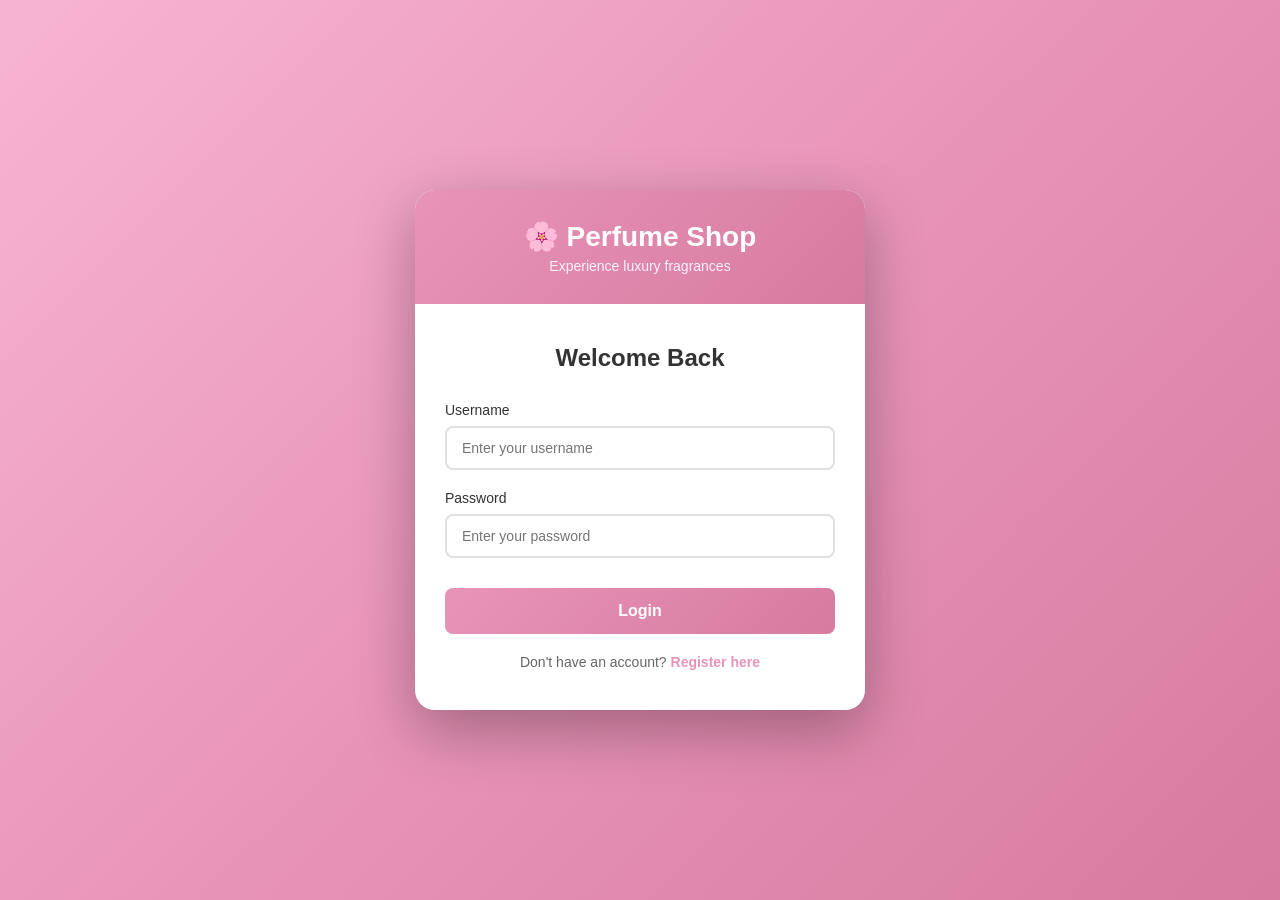
<file: templates/login.html>
<style>
        * {
            margin: 0;
            padding: 0;
            box-sizing: border-box;
        }

        body {
            font-family: 'Segoe UI', Tahoma, Geneva, Verdana, sans-serif;
            background: linear-gradient(135deg, #f8b5d3 0%, #e894b8 50%, #d77ba0 100%);
            min-height: 100vh;
            display: flex;
            justify-content: center;
            align-items: center;
            padding: 20px;
        }

        .container {
            background: white;
            border-radius: 20px;
            box-shadow: 0 20px 60px rgba(0, 0, 0, 0.3);
            overflow: hidden;
            max-width: 450px;
            width: 100%;
        }

        .header {
            background: linear-gradient(135deg, #e894b8 0%, #d77ba0 100%);
            padding: 30px;
            text-align: center;
            color: white;
        }

        .header h1 {
            font-size: 28px;
            margin-bottom: 5px;
        }

        .header p {
            font-size: 14px;
            opacity: 0.9;
        }

        .form-container {
            padding: 40px 30px;
        }

        .form-title {
            text-align: center;
            font-size: 24px;
            color: #333;
            margin-bottom: 30px;
            font-weight: 600;
        }

        .form-group {
            margin-bottom: 20px;
        }

        label {
            display: block;
            margin-bottom: 8px;
            color: #333;
            font-weight: 500;
            font-size: 14px;
        }

        input[type="text"],
        input[type="password"] {
            width: 100%;
            padding: 12px 15px;
            border: 2px solid #e0e0e0;
            border-radius: 8px;
            font-size: 14px;
            transition: border-color 0.3s ease;
        }

        input[type="text"]:focus,
        input[type="password"]:focus {
            outline: none;
            border-color: #e894b8;
        }

        .btn {
            width: 100%;
            padding: 14px;
            background: linear-gradient(135deg, #e894b8 0%, #d77ba0 100%);
            color: white;
            border: none;
            border-radius: 8px;
            font-size: 16px;
            font-weight: 600;
            cursor: pointer;
            transition: transform 0.2s ease, box-shadow 0.2s ease;
            margin-top: 10px;
        }

        .btn:hover {
            transform: translateY(-2px);
            box-shadow: 0 5px 15px rgba(232, 148, 184, 0.4);
        }

        .btn:active {
            transform: translateY(0);
        }

        .message {
            padding: 12px;
            border-radius: 8px;
            margin-bottom: 20px;
            font-size: 14px;
            display: none;
        }

        .message.success {
            background: #d4edda;
            color: #155724;
            border: 1px solid #c3e6cb;
        }

        .message.error {
            background: #f8d7da;
            color: #721c24;
            border: 1px solid #f5c6cb;
        }

        .message.show {
            display: block;
            animation: slideDown 0.3s ease;
        }

        @keyframes slideDown {
            from {
                opacity: 0;
                transform: translateY(-10px);
            }
            to {
                opacity: 1;
                transform: translateY(0);
            }
        }

        .link-text {
            text-align: center;
            margin-top: 20px;
            color: #666;
            font-size: 14px;
        }

        .link-text a {
            color: #e894b8;
            text-decoration: none;
            font-weight: 600;
            transition: color 0.3s ease;
        }

        .link-text a:hover {
            color: #d77ba0;
        }
    </style>

<body>
    <div class="container">
        <div class="header">
            <h1>🌸 Perfume Shop</h1>
            <p>Experience luxury fragrances</p>
        </div>

        <div class="form-container">
            <h2 class="form-title">Welcome Back</h2>

            <div id="loginMessage" class="message"></div>

            <form onsubmit="handleLogin(event)">
                <div class="form-group">
                    <label for="loginUsername">Username</label>
                    <input type="text" id="loginUsername" required placeholder="Enter your username">
                </div>
                <div class="form-group">
                    <label for="loginPassword">Password</label>
                    <input type="password" id="loginPassword" required placeholder="Enter your password">
                </div>
                <button type="submit" class="btn">Login</button>
            </form>

            <div class="link-text">
                Don't have an account? <a href="/register">Register here</a>
            </div>
        </div>
    </div>

    <script>
        function showMessage(message, type) {
            const messageEl = document.getElementById('loginMessage');
            messageEl.textContent = message;
            messageEl.className = `message ${type} show`;

            setTimeout(() => {
                messageEl.classList.remove('show');
            }, 5000);
        }

        async function handleLogin(event) {
            event.preventDefault();

            const username = document.getElementById('loginUsername').value;
            const password = document.getElementById('loginPassword').value;

            try {
                const response = await fetch('/user/list');
                const users = await response.json();

                if (users.message) {
                    showMessage(users.message, 'error');
                    return;
                }

                const user = users.find(u => u.username === username);

                if (!user) {
                    showMessage('Invalid username or password!', 'error');
                    return;
                }

                showMessage('Login successful! Redirecting...', 'success');

                setTimeout(() => {
                    window.location.href = '/';
                }, 1500);

            } catch (error) {
                showMessage('Login failed. Please try again.', 'error');
                console.error('Login error:', error);
            }
        }
        document.getElementById('loginForm').addEventListener('submit', async (e) => {
    e.preventDefault();

    const response = await fetch('/api/login', {
        method: 'POST',
        headers: {'Content-Type': 'application/json'},
        body: JSON.stringify({
            username: document.getElementById('username').value,
            password: document.getElementById('password').value
        })
    });

    const data = await response.json();

    if (response.ok) {
        localStorage.setItem('token', data.access_token);
        window.location.href = '/';  // Redirect to home
    } else {
        alert(data.msg);
    }
});
    </script>

</body>
</file>
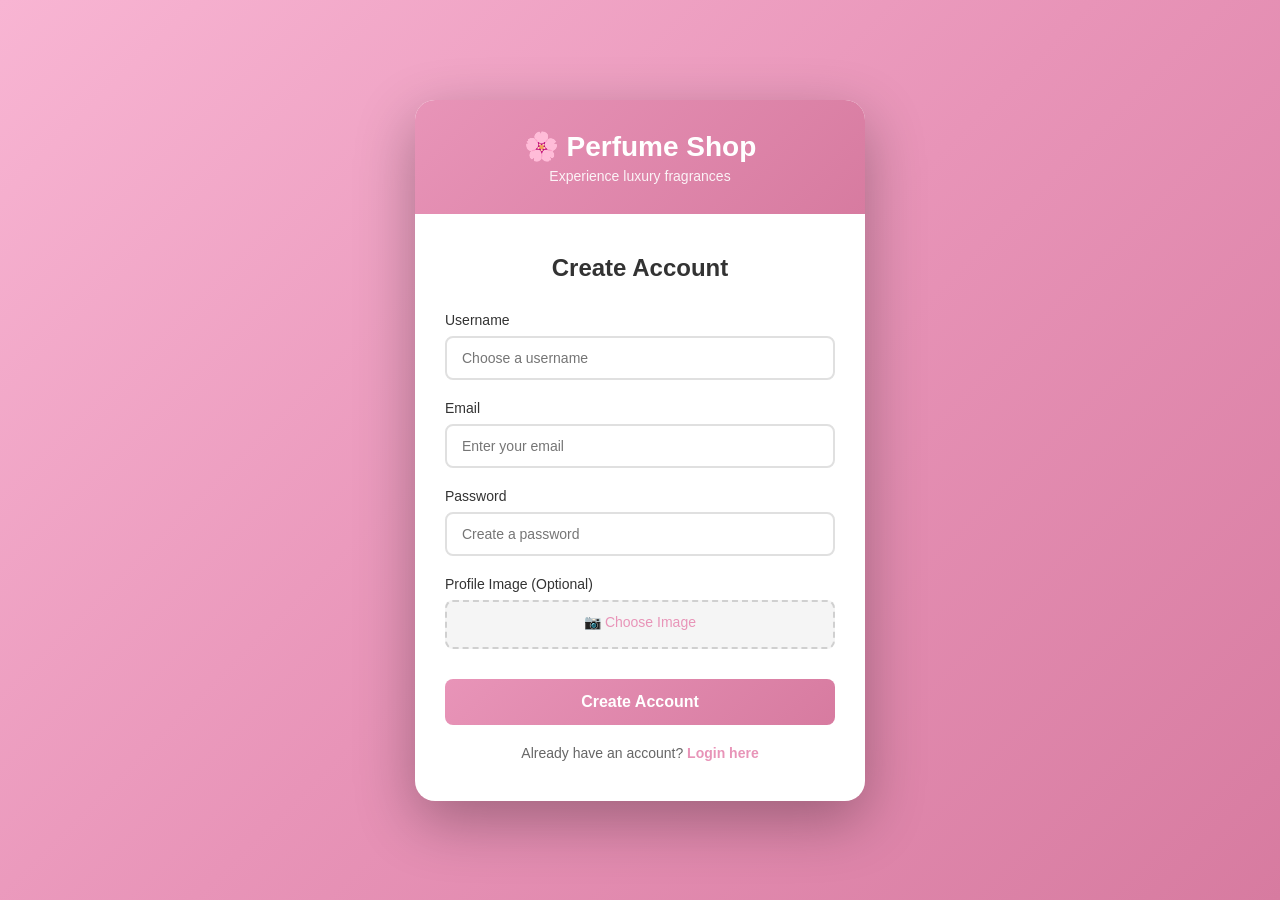
<file: templates/register.html>
<!DOCTYPE html>
<html lang="en">
<head>
    <meta charset="UTF-8">
    <meta name="viewport" content="width=device-width, initial-scale=1.0">
    <title>Perfume Shop - Register</title>
    <style>
        * {
            margin: 0;
            padding: 0;
            box-sizing: border-box;
        }

        body {
            font-family: 'Segoe UI', Tahoma, Geneva, Verdana, sans-serif;
            background: linear-gradient(135deg, #f8b5d3 0%, #e894b8 50%, #d77ba0 100%);
            min-height: 100vh;
            display: flex;
            justify-content: center;
            align-items: center;
            padding: 20px;
        }

        .container {
            background: white;
            border-radius: 20px;
            box-shadow: 0 20px 60px rgba(0, 0, 0, 0.3);
            overflow: hidden;
            max-width: 450px;
            width: 100%;
        }

        .header {
            background: linear-gradient(135deg, #e894b8 0%, #d77ba0 100%);
            padding: 30px;
            text-align: center;
            color: white;
        }

        .header h1 {
            font-size: 28px;
            margin-bottom: 5px;
        }

        .header p {
            font-size: 14px;
            opacity: 0.9;
        }

        .form-container {
            padding: 40px 30px;
        }

        .form-title {
            text-align: center;
            font-size: 24px;
            color: #333;
            margin-bottom: 30px;
            font-weight: 600;
        }

        .form-group {
            margin-bottom: 20px;
        }

        label {
            display: block;
            margin-bottom: 8px;
            color: #333;
            font-weight: 500;
            font-size: 14px;
        }

        input[type="text"],
        input[type="email"],
        input[type="password"],
        input[type="file"] {
            width: 100%;
            padding: 12px 15px;
            border: 2px solid #e0e0e0;
            border-radius: 8px;
            font-size: 14px;
            transition: border-color 0.3s ease;
        }

        input[type="text"]:focus,
        input[type="email"]:focus,
        input[type="password"]:focus {
            outline: none;
            border-color: #e894b8;
        }

        input[type="file"] {
            padding: 10px;
            cursor: pointer;
        }

        .btn {
            width: 100%;
            padding: 14px;
            background: linear-gradient(135deg, #e894b8 0%, #d77ba0 100%);
            color: white;
            border: none;
            border-radius: 8px;
            font-size: 16px;
            font-weight: 600;
            cursor: pointer;
            transition: transform 0.2s ease, box-shadow 0.2s ease;
            margin-top: 10px;
        }

        .btn:hover {
            transform: translateY(-2px);
            box-shadow: 0 5px 15px rgba(232, 148, 184, 0.4);
        }

        .btn:active {
            transform: translateY(0);
        }

        .message {
            padding: 12px;
            border-radius: 8px;
            margin-bottom: 20px;
            font-size: 14px;
            display: none;
        }

        .message.success {
            background: #d4edda;
            color: #155724;
            border: 1px solid #c3e6cb;
        }

        .message.error {
            background: #f8d7da;
            color: #721c24;
            border: 1px solid #f5c6cb;
        }

        .message.show {
            display: block;
            animation: slideDown 0.3s ease;
        }

        @keyframes slideDown {
            from {
                opacity: 0;
                transform: translateY(-10px);
            }
            to {
                opacity: 1;
                transform: translateY(0);
            }
        }

        .file-label {
            display: block;
            padding: 12px;
            background: #f5f5f5;
            border: 2px dashed #d0d0d0;
            border-radius: 8px;
            text-align: center;
            cursor: pointer;
            transition: all 0.3s ease;
        }

        .file-label:hover {
            background: #ebebeb;
            border-color: #e894b8;
        }

        .file-label span {
            color: #e894b8;
            font-weight: 500;
        }

        #registerImage {
            display: none;
        }

        .link-text {
            text-align: center;
            margin-top: 20px;
            color: #666;
            font-size: 14px;
        }

        .link-text a {
            color: #e894b8;
            text-decoration: none;
            font-weight: 600;
            transition: color 0.3s ease;
        }

        .link-text a:hover {
            color: #d77ba0;
        }
    </style>
</head>
<body>
    <div class="container">
        <div class="header">
            <h1>🌸 Perfume Shop</h1>
            <p>Experience luxury fragrances</p>
        </div>

        <div class="form-container">
            <h2 class="form-title">Create Account</h2>

            <div id="registerMessage" class="message"></div>

            <form onsubmit="handleRegister(event)">
                <div class="form-group">
                    <label for="registerUsername">Username</label>
                    <input type="text" id="registerUsername" required placeholder="Choose a username">
                </div>
                <div class="form-group">
                    <label for="registerEmail">Email</label>
                    <input type="email" id="registerEmail" required placeholder="Enter your email">
                </div>
                <div class="form-group">
                    <label for="registerPassword">Password</label>
                    <input type="password" id="registerPassword" required placeholder="Create a password">
                </div>
                <div class="form-group">
                    <label>Profile Image (Optional)</label>
                    <label for="registerImage" class="file-label">
                        <span>📷 Choose Image</span>
                        <div id="fileName" style="margin-top: 5px; font-size: 12px; color: #666;"></div>
                    </label>
                    <input type="file" id="registerImage" accept="image/*" onchange="updateFileName()">
                </div>
                <button type="submit" class="btn">Create Account</button>
            </form>

            <div class="link-text">
                Already have an account? <a href="/login">Login here</a>
            </div>
        </div>
    </div>

    <script>
        function updateFileName() {
            const fileInput = document.getElementById('registerImage');
            const fileNameDiv = document.getElementById('fileName');
            if (fileInput.files.length > 0) {
                fileNameDiv.textContent = fileInput.files[0].name;
            } else {
                fileNameDiv.textContent = '';
            }
        }

        function showMessage(message, type) {
            const messageEl = document.getElementById('registerMessage');
            messageEl.textContent = message;
            messageEl.className = `message ${type} show`;

            setTimeout(() => {
                messageEl.classList.remove('show');
            }, 5000);
        }

        async function handleRegister(event) {
            event.preventDefault();

            const username = document.getElementById('registerUsername').value;
            const email = document.getElementById('registerEmail').value;
            const password = document.getElementById('registerPassword').value;
            const imageFile = document.getElementById('registerImage').files[0];

            const formData = new FormData();
            formData.append('username', username);
            formData.append('email', email);
            formData.append('password', password);

            if (imageFile) {
                formData.append('image', imageFile);
            }

            try {
                const response = await fetch('/user/create', {
                    method: 'POST',
                    body: formData
                });

                const data = await response.json();

                if (response.ok) {
                    showMessage('Account created successfully! Redirecting to login...', 'success');

                    setTimeout(() => {
                        window.location.href = '/login';
                    }, 2000);
                } else {
                    showMessage(data.message || 'Registration failed!', 'error');
                }

            } catch (error) {
                showMessage('Registration failed. Please try again.', 'error');
                console.error('Registration error:', error);
            }
        }
    </script>
</body>
</html>
</file>
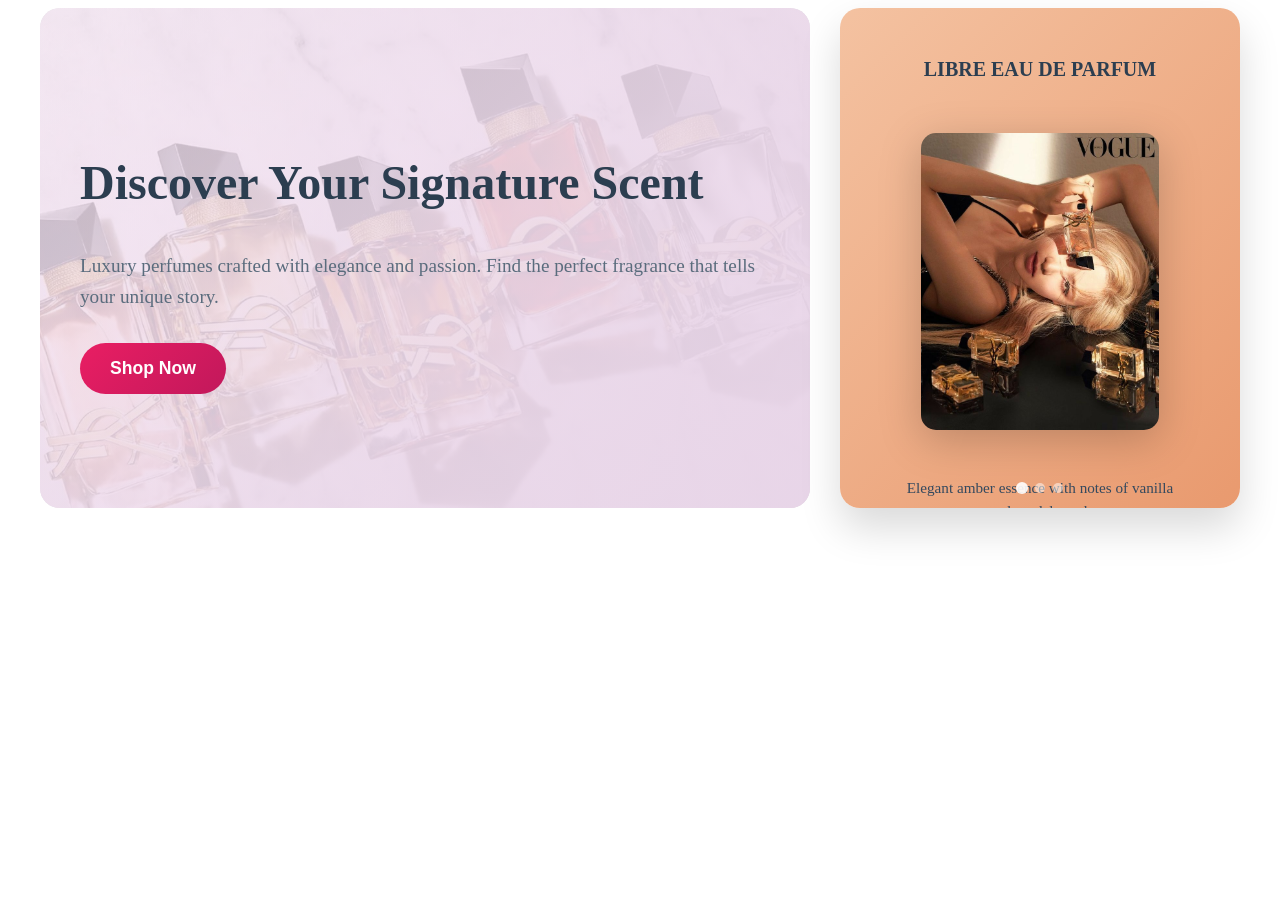
<file: templates/slider.html>
<!DOCTYPE html>
<html lang="en">
<head>
    <meta charset="UTF-8">
    <meta name="viewport" content="width=device-width, initial-scale=1.0">
    <title>Side Perfume Auto Slider</title>
    <link rel="stylesheet" href="/static/style.css">
</head>
<body>
    <div class="hero-container">
        <!-- Hero Section (Your main content area) -->
        <div class="hero-section">
            <h1 class="hero-title">Discover Your Signature Scent</h1>
            <p class="hero-subtitle">Luxury perfumes crafted with elegance and passion. Find the perfect fragrance that tells your unique story.</p>
            <button class="hero-button">Shop Now</button>
        </div>

        <!-- Perfume Slider (Side component) -->
        <div class="perfume-slider">
            <div class="slider-wrapper">
                <div class="slide slide-1">
                    <h3 class="slide-title">LIBRE EAU DE PARFUM</h3>
                    <div class="product-image">
                        <!-- Replace src with your actual perfume image -->
                        <img src="/static/slider/slide1.jpg" alt="">
                        <!-- If no image, show placeholder: -->
                        <!-- <div class="product-placeholder">Your Image Here</div> -->
                    </div>
                    <p class="slide-description">Elegant amber essence with notes of vanilla and sandalwood.</p>
                </div>

                <div class="slide slide-2">
                    <h3 class="slide-title">MISS DIOR EAU DE PARFUM</h3>
                    <div class="product-image">
                        <!-- Replace src with your actual perfume image -->
                        <img src="/static/slider/slider2.jpg" alt="">
                    </div>
                    <p class="slide-description">Floral symphony with rose petals and jasmine blooms.</p>
                </div>

                <div class="slide slide-3">
                    <h3 class="slide-title">TAMBURINS CHAMO PERFUME</h3>
                    <div class="product-image">
                        <!-- Replace src with your actual perfume image -->
                        <img src="/static/slider/slider3.jpg" alt="Perfume Bottle 3">
                    </div>
                    <p class="slide-description">Fresh oceanic breeze with citrus and aquatic minerals.</p>
                </div>
            </div>

            <div class="slide-indicators">
                <div class="indicator active"></div>
                <div class="indicator"></div>
                <div class="indicator"></div>
            </div>
        </div>
    </div>

    <script>
        // Update active indicator based on current slide
        const indicators = document.querySelectorAll('.indicator');
        const slider = document.querySelector('.slider-wrapper');

        function updateIndicators() {
            const currentTime = Date.now();
            const cycleTime = 12000; // 12 seconds total cycle
            const slideTime = 4000; // 4 seconds per slide

            const position = (currentTime % cycleTime) / slideTime;
            const activeSlide = Math.floor(position) % 3;

            indicators.forEach((indicator, index) => {
                indicator.classList.toggle('active', index === activeSlide);
            });
        }

        // Update indicators every 100ms for smooth transitions
        setInterval(updateIndicators, 100);

        // Pause animation on hover
        const sliderContainer = document.querySelector('.perfume-slider');
        sliderContainer.addEventListener('mouseenter', () => {
            slider.style.animationPlayState = 'paused';
            document.querySelectorAll('.product-image').forEach(img => {
                img.style.animationPlayState = 'paused';
            });
        });

        sliderContainer.addEventListener('mouseleave', () => {
            slider.style.animationPlayState = 'running';
            document.querySelectorAll('.product-image').forEach(img => {
                img.style.animationPlayState = 'running';
            });
        });
    </script>
</body>
</file>
<file: static/style.css>
.hero-container {
            display: flex;
            max-width: 1200px;
            margin: 0 auto;
            gap: 30px;
            align-items: stretch;
        }

        /* Hero Section (Left Side) */
        .hero-section {
            flex: 1;
            background: linear-gradient(135deg, rgba(248, 232, 245, 0.6) 0%, rgba(232, 213, 232, 0.9) 100%),
                        url('/static/slider/parfum2.png') center/cover;
            padding: 60px 40px;
            border-radius: 20px;
            display: flex;
            flex-direction: column;
            justify-content: center;
            position: relative;
            overflow: hidden;
        }

        .hero-section::before {
            content: '';
            position: absolute;
            top: 0;
            left: 0;
            right: 0;
            bottom: 0;
            background: url('/static/slider/parfum2.png') center/cover;
            filter: blur(1px);
            opacity: 0.8;
            z-index: -1;
        }

        .hero-section::after {
            content: '';
            position: absolute;
            top: 0;
            left: 0;
            right: 0;
            bottom: 0;
            background: linear-gradient(135deg, rgba(248, 232, 245, 0.4) 0%, rgba(232, 213, 232, 0.85) 100%);
            z-index: 0;
        }

        .hero-section > * {
            position: relative;
            z-index: 1;
        }

        .hero-title {
            font-size: 3rem;
            font-weight: bold;
            color: #2c3e50;
            margin-bottom: 20px;
            line-height: 1.2;
        }

        .hero-subtitle {
            font-size: 1.2rem;
            color: #5a6c7d;
            margin-bottom: 30px;
            line-height: 1.6;
        }

        .hero-button {
            background: linear-gradient(135deg, #e91e63, #c2185b);
            color: white;
            padding: 15px 30px;
            border: none;
            border-radius: 50px;
            font-size: 1.1rem;
            font-weight: 600;
            cursor: pointer;
            transition: all 0.3s ease;
            align-self: flex-start;
        }

        .hero-button:hover {
            transform: translateY(-2px);
            box-shadow: 0 8px 25px rgba(233, 30, 99, 0.4);
        }
        /* Perfume Slider (Right Side) */
        .perfume-slider {
            flex: 0 0 400px;
            height: 500px;
            border-radius: 20px;
            overflow: hidden;
            position: relative;
            box-shadow: 0 20px 40px rgba(0, 0, 0, 0.15);
        }

        .slider-wrapper {
            width: 300%;
            height: 100%;
            display: flex;
            animation: slide 12s infinite;
        }

        .slide {
            width: 33.333%;
            height: 100%;
            display: flex;
            flex-direction: column;
            justify-content: center;
            align-items: center;
            padding: 30px;
            position: relative;
        }

        .slide-1 {
            background: linear-gradient(135deg, #f4c2a1 0%, #e8976b 100%);
        }

        .slide-2 {
            background: linear-gradient(135deg, #d4a5c7 0%, #b67db0 100%);
        }

        .slide-3 {
            background: linear-gradient(135deg, greenyellow 0%, yellowgreen 100%);
        }

        .slide-title {
            font-size: 20px;
            font-weight: bold;
            color: #2c3e50;
            margin-bottom: 20px;
            text-align: center;
            opacity: 0;
            transform: translateY(20px);
            animation: fadeInUp 1s ease forwards;
        }

        .product-image {
            width: 900px;
            height: 500px;
            margin: 15px 0;
            position: relative;
            display: flex;
            justify-content: center;
            align-items: center;
        }

        .slide .product-image {
            animation: imageFloat 12s ease-in-out infinite;
        }

        .product-image img {
            max-width: 100%;
            max-height: 100%;
            object-fit: contain;
            border-radius: 15px;
            filter: drop-shadow(0 10px 20px rgba(0, 0, 0, 0.2));
            transition: all 0.3s ease;
        }

        .product-image:hover img {
            transform: scale(1.05);
            filter: drop-shadow(0 15px 30px rgba(0, 0, 0, 0.3));
        }

        /*!* Placeholder styling when no image is provided *!*/
        /*.product-placeholder {*/
        /*    width: 120px;*/
        /*    height: 180px;*/
        /*    background: linear-gradient(145deg, rgba(255, 255, 255, 0.2), rgba(255, 255, 255, 0.1));*/
        /*    border: 2px dashed rgba(255, 255, 255, 0.4);*/
        /*    border-radius: 15px;*/
        /*    display: flex;*/
        /*    flex-direction: column;*/
        /*    justify-content: center;*/
        /*    align-items: center;*/
        /*    backdrop-filter: blur(5px);*/
        /*    color: rgba(255, 255, 255, 0.8);*/
        /*    font-size: 0.9rem;*/
        /*    text-align: center;*/
        /*    padding: 20px;*/
        /*}*/

        /*.product-placeholder::before {*/
        /*    content: '🖼️';*/
        /*    font-size: 2rem;*/
        /*    margin-bottom: 10px;*/
        /*    opacity: 0.6;*/
        /*}*/

        .slide-description {
            font-size: 0.95rem;
            color: #34495e;
            text-align: center;
            margin-top: 15px;
            max-width: 280px;
            line-height: 1.5;
            opacity: 0;
            transform: translateY(15px);
            animation: fadeInUp 1s ease 0.6s forwards;
        }

        .slide-indicators {
            position: absolute;
            bottom: 15px;
            left: 50%;
            transform: translateX(-50%);
            display: flex;
            gap: 8px;
        }

        .indicator {
            width: 10px;
            height: 10px;
            border-radius: 50%;
            background: rgba(255, 255, 255, 0.5);
            cursor: pointer;
            transition: all 0.3s ease;
        }

        .indicator.active {
            background: rgba(255, 255, 255, 0.9);
            transform: scale(1.2);
        }

        @keyframes slide {
            0%, 30% { transform: translateX(0%); }
            33.33%, 63.33% { transform: translateX(-33.333%); }
            66.66%, 96.66% { transform: translateX(-66.666%); }
            100% { transform: translateX(0%); }
        }

        @keyframes imageFloat {
            /* Slide 1: 0% - 33.33% */
            0% { 
                opacity: 0;
                transform: scale(0.8) translateY(30px) rotate(0deg);
            }
            2.78% { 
                opacity: 1;
                transform: scale(1.05) translateY(-10px) rotate(2deg);
            }
            5.56% { 
                opacity: 1;
                transform: scale(1) translateY(0px) rotate(0deg);
            }
            8.33% { 
                opacity: 1;
                transform: scale(1.02) translateY(-5px) rotate(-1deg);
            }
            30.56% { 
                opacity: 1;
                transform: scale(1) translateY(0px) rotate(0deg);
            }
            33.33% { 
                opacity: 0;
                transform: scale(0.8) translateY(30px) rotate(0deg);
            }
            
            /* Slide 2: 33.33% - 66.66% */
            33.33% { 
                opacity: 0;
                transform: scale(0.8) translateY(30px) rotate(0deg);
            }
            36.11% { 
                opacity: 1;
                transform: scale(1.05) translateY(-10px) rotate(-2deg);
            }
            38.89% { 
                opacity: 1;
                transform: scale(1) translateY(0px) rotate(0deg);
            }
            41.67% { 
                opacity: 1;
                transform: scale(1.02) translateY(-5px) rotate(1deg);
            }
            63.89% { 
                opacity: 1;
                transform: scale(1) translateY(0px) rotate(0deg);
            }
            66.66% { 
                opacity: 0;
                transform: scale(0.8) translateY(30px) rotate(0deg);
            }
            
            /* Slide 3: 66.66% - 100% */
            66.66% { 
                opacity: 0;
                transform: scale(0.8) translateY(30px) rotate(0deg);
            }
            69.44% { 
                opacity: 1;
                transform: scale(1.05) translateY(-10px) rotate(2deg);
            }
            72.22% { 
                opacity: 1;
                transform: scale(1) translateY(0px) rotate(0deg);
            }
            75% { 
                opacity: 1;
                transform: scale(1.02) translateY(-5px) rotate(-1deg);
            }
            97.22% { 
                opacity: 1;
                transform: scale(1) translateY(0px) rotate(0deg);
            }
            100% { 
                opacity: 0;
                transform: scale(0.8) translateY(30px) rotate(0deg);
            }
        }

        @keyframes fadeInUp {
            to {
                opacity: 1;
                transform: translateY(0);
            }
        }

        .perfume-slider:hover .slider-wrapper {
            animation-play-state: paused;
        }

        .perfume-slider:hover .product-image {
            animation-play-state: paused;
        }

        /* Responsive Design */
        @media (max-width: 768px) {
            .hero-container {
                flex-direction: column;
                gap: 20px;
            }

            .hero-section {
                padding: 40px 30px;
            }

            .hero-title {
                font-size: 2.5rem;
            }

            .perfume-slider {
                flex: none;
                height: 400px;
            }

            .slide-title {
                font-size: 1.8rem;
            }

            .product-image {
                width: 200px;
                height: 240px;
            }
        }

        /* cart */

        /* Page Title */
        .page-title {
            background: linear-gradient(135deg, var(--primary-pink) 0%, var(--deep-pink) 100%);
            padding: 60px 0;
            text-align: center;
            color: white;
        }

        .page-title h1 {
            font-family: 'Playfair Display', serif;
            font-size: 42px;
            font-weight: 400;
            margin: 0;
        }

        .breadcrumb {
            background: transparent;
            margin: 0;
            padding: 0;
        }

        .breadcrumb-item a {
            color: rgba(255, 255, 255, 0.8);
            text-decoration: none;
        }

        .breadcrumb-item.active {
            color: white;
        }

        /* Cart Section */
        .cart-section {
            padding: 80px 0;
        }

        .cart-item {
            background: white;
            border-radius: 0;
            box-shadow: 0 5px 25px rgba(194, 24, 91, 0.08);
            padding: 30px;
            margin-bottom: 20px;
            transition: all 0.3s ease;
        }

        .cart-item:hover {
            transform: translateY(-2px);
            box-shadow: 0 10px 35px rgba(194, 24, 91, 0.12);
        }

        .product-image {
            width: 70%;
            height: 80%;
            object-fit: cover;
            border-radius: 8px;
        }

        .product-info h5 {
            font-family: 'Playfair Display', serif;
            font-size: 20px;
            color: var(--primary-pink);
            margin-bottom: 8px;
        }

        .product-price {
            font-size: 18px;
            font-weight: 600;
            color: var(--deep-pink);
        }

        .quantity-controls {
            display: flex;
            align-items: center;
            gap: 10px;
        }

        .quantity-btn {
            background: var(--accent-pink);
            border: 1px solid var(--secondary-pink);
            color: var(--primary-pink);
            width: 35px;
            height: 35px;
            border-radius: 50%;
            display: flex;
            align-items: center;
            justify-content: center;
            cursor: pointer;
            transition: all 0.3s ease;
        }

        .quantity-btn:hover {
            background: var(--primary-pink);
            color: white;
        }

        .quantity-input {
            width: 60px;
            text-align: center;
            border: 1px solid var(--secondary-pink);
            border-radius: 4px;
            padding: 8px;
        }

        .remove-btn {
            background: transparent;
            border: none;
            color: var(--text-light);
            font-size: 18px;
            cursor: pointer;
            transition: all 0.3s ease;
        }

        .remove-btn:hover {
            color: #e74c3c;
        }

        /* Cart Summary */
        .cart-summary {
            background: white;
            border-radius: 0;
            box-shadow: 0 5px 25px rgba(194, 24, 91, 0.08);
            padding: 40px;
            height: fit-content;
            position: sticky;
            top: 100px;
        }

        .summary-title {
            font-family: 'Playfair Display', serif;
            font-size: 24px;
            color: var(--primary-pink);
            margin-bottom: 30px;
            text-align: center;
        }

        .summary-row {
            display: flex;
            justify-content: space-between;
            margin-bottom: 15px;
            padding-bottom: 15px;
            border-bottom: 1px solid #f8f9fa;
        }

        .summary-row:last-child {
            border-bottom: none;
            font-weight: 600;
            font-size: 18px;
            color: var(--deep-pink);
        }

        .checkout-btn {
            background: var(--primary-pink);
            color: white;
            border: none;
            padding: 15px 30px;
            border-radius: 0;
            font-weight: 500;
            width: 100%;
            margin-top: 20px;
            letter-spacing: 0.5px;
            transition: all 0.3s ease;
        }

        .checkout-btn:hover {
            background: var(--deep-pink);
            color: white;
            transform: translateY(-2px);
        }

        .continue-shopping {
            background: transparent;
            color: var(--primary-pink);
            border: 2px solid var(--primary-pink);
            padding: 12px 30px;
            border-radius: 0;
            font-weight: 500;
            width: 100%;
            margin-top: 15px;
            letter-spacing: 0.5px;
            transition: all 0.3s ease;
            text-decoration: none;
            display: inline-block;
            text-align: center;
        }

        .continue-shopping:hover {
            background: var(--primary-pink);
            color: white;
        }

        /* Empty Cart */
        .empty-cart {
            text-align: center;
            padding: 80px 0;
        }

        .empty-cart-icon {
            font-size: 64px;
            color: var(--secondary-pink);
            margin-bottom: 30px;
        }

        .empty-cart h3 {
            font-family: 'Playfair Display', serif;
            font-size: 28px;
            color: var(--text-light);
            margin-bottom: 20px;
        }

        /* Promo Code */
        .promo-section {
            background: var(--accent-pink);
            padding: 30px;
            margin-bottom: 30px;
        }

        .promo-title {
            font-family: 'Playfair Display', serif;
            font-size: 18px;
            color: var(--primary-pink);
            margin-bottom: 15px;
        }

        .promo-input {
            border: 1px solid var(--secondary-pink);
            border-radius: 0;
            padding: 12px 15px;
        }

        .promo-btn {
            background: var(--primary-pink);
            color: white;
            border: none;
            padding: 12px 20px;
            border-radius: 0;
            margin-left: 10px;
        }

        /* Responsive */
        @media (max-width: 768px) {
            .cart-item {
                padding: 20px;
            }

            .product-image {
                width: 80px;
                height: 80px;
            }

            .cart-summary {
                position: relative;
                top: 0;
                margin-top: 30px;
            }
        }

        /* Progress Steps */
        .checkout-progress {
            padding: 40px 0;
            background: white;
        }

        .progress-steps {
            display: flex;
            justify-content: center;
            align-items: center;
            gap: 30px;
        }

        .step {
            display: flex;
            flex-direction: column;
            align-items: center;
            position: relative;
        }

        .step-number {
            width: 40px;
            height: 40px;
            border-radius: 50%;
            background: var(--accent-pink);
            color: var(--primary-pink);
            display: flex;
            align-items: center;
            justify-content: center;
            font-weight: 600;
            margin-bottom: 10px;
            transition: all 0.3s ease;
        }

        .step.active .step-number {
            background: var(--primary-pink);
            color: white;
        }

        .step.completed .step-number {
            background: #28a745;
            color: white;
        }

        .step-title {
            font-size: 14px;
            color: var(--text-light);
        }

        .step.active .step-title {
            color: var(--primary-pink);
            font-weight: 500;
        }

        .step-connector {
            width: 50px;
            height: 2px;
            background: var(--accent-pink);
            margin-bottom: 30px;
        }

        .step.completed + .step-connector {
            background: var(--primary-pink);
        }

        /* Progress Steps */
        .checkout-progress {
            padding: 40px 0;
            background: white;
        }

        .progress-steps {
            display: flex;
            justify-content: center;
            align-items: center;
            gap: 30px;
        }

        .step {
            display: flex;
            flex-direction: column;
            align-items: center;
            position: relative;
        }

        .step.active .step-number {
            background: var(--primary-pink);
            color: white;
        }

        .step.completed .step-number {
            background: #28a745;
            color: white;
        }

        .step-title {
            font-size: 14px;
            color: var(--text-light);
        }

        .step.active .step-title {
            color: var(--primary-pink);
            font-weight: 500;
        }

        .step-connector {
            width: 50px;
            height: 2px;
            background: var(--accent-pink);
            margin-bottom: 30px;
        }

        .step.completed + .step-connector {
            background: var(--primary-pink);
        }
/* checkout*/
        .checkout-container {
            max-width: 1200px;
            margin: 30px auto;
            padding: 0 15px;
        }
        .page-header {
            text-align: center;
            margin-bottom: 40px;
        }
        .page-header h1 {
            color: #2d3748;
            font-weight: 700;
            font-size: 2.5rem;
            margin-bottom: 10px;
        }
        .page-header p {
            color: #718096;
            font-size: 1.1rem;
        }
        .checkout-card {
            background: white;
            border-radius: 20px;
            box-shadow: 0 4px 20px rgba(236, 72, 153, 0.1);
            padding: 35px;
            margin-bottom: 25px;
            border: 1px solid #fce7f3;
        }
        .section-title {
            font-size: 1.4rem;
            font-weight: 700;
            margin-bottom: 25px;
            color: #2d3748;
            display: flex;
            align-items: center;
        }
        .section-title i {
            color: var(--primary-pink);
            margin-right: 12px;
        }
        .product-item {
            display: flex;
            align-items: center;
            padding: 20px 0;
            border-bottom: 1px solid #fce7f3;
        }
        .product-item:last-child {
            border-bottom: none;
        }
        .product-img {
            width: 90px;
            height: 90px;
            object-fit: cover;
            border-radius: 12px;
            margin-right: 20px;
            border: 2px solid #fce7f3;
        }
        .product-details {
            flex: 1;
        }
        .product-name {
            font-weight: 600;
            color: #2d3748;
            margin-bottom: 5px;
            font-size: 1.05rem;
        }
        .product-price {
            color: #718096;
            font-size: 0.95rem;
        }
        .product-total {
            font-weight: 700;
            color: #ec4899;
            font-size: 1.1rem;
        }
        .form-label {
            font-weight: 600;
            color: #2d3748;
            margin-bottom: 8px;
            font-size: 0.95rem;
        }
        .form-control, .form-select {
            border: 2px solid #fce7f3;
            border-radius: 12px;
            padding: 12px 18px;
            font-size: 0.95rem;
            transition: all 0.3s ease;
        }
        .form-control:focus, .form-select:focus {
            border-color: var(--primary-pink);
            box-shadow: 0 0 0 0.2rem rgba(236, 72, 153, 0.15);
        }
        .summary-row {
            display: flex;
            justify-content: space-between;
            padding: 12px 0;
            font-size: 1rem;
            color: #4a5568;
        }
        .summary-total {
            font-size: 1.5rem;
            font-weight: 700;
            color: #2d3748;
            border-top: 2px solid #ec4899;
            padding-top: 20px;
            margin-top: 15px;
        }
        .summary-total span:last-child {
            color: #ec4899;
        }
        .btn-checkout {
            background:var(--primary-pink);
            border: none;
            color: white;
            padding: 18px 40px;
            font-size: 1.15rem;
            font-weight: 700;
            border-radius: 50px;
            width: 100%;
            transition: all 0.3s ease;
            box-shadow: 0 4px 15px rgba(236, 72, 153, 0.3);
        }
        .btn-checkout:hover {
            transform: translateY(-2px);
            box-shadow: 0 6px 25px rgba(236, 72, 153, 0.4);
            background: linear-gradient(135deg, #db2777 0%, #ec4899 100%);
        }
        .payment-method {
            border: 2px solid #fce7f3;
            border-radius: 15px;
            padding: 20px;
            margin-bottom: 15px;
            cursor: pointer;
            transition: all 0.3s ease;
            display: flex;
            align-items: center;
        }
        .payment-method:hover {
            border-color: #ec4899;
            background-color: #fef7f8;
        }
        .payment-method.active {
            border-color: #ec4899;
            background-color: #fef7f8;
            box-shadow: 0 4px 15px rgba(236, 72, 153, 0.15);
        }
        .payment-method input[type="radio"] {
            margin-right: 15px;
            width: 20px;
            height: 20px;
            accent-color: #ec4899;
        }
        .payment-method label {
            margin: 0;
            cursor: pointer;
            flex: 1;
        }
        .payment-icon {
            color: #ec4899;
            font-size: 1.5rem;
            margin-right: 12px;
        }
        .secure-badge {
            background: #fef7f8;
            border: 2px solid #fce7f3;
            border-radius: 12px;
            padding: 15px;
            text-align: center;
            margin-top: 20px;
        }
        .secure-badge i {
            color: #ec4899;
            font-size: 1.2rem;
            margin-right: 8px;
        }
        .required-star {
            color: #ec4899;
        }
        /*contact page*/

        .contact-container {
            max-width: 1200px;
            margin: 0 auto;
            padding: 0 15px;
        }
        .page-header {
            text-align: center;
            margin-bottom: 60px;
        }
        .page-header h1 {
            color: #2d3748;
            font-weight: 700;
            font-size: 3rem;
            margin-bottom: 15px;
        }
        .page-header p {
            color: #718096;
            font-size: 1.2rem;
            max-width: 600px;
            margin: 0 auto;
        }

        /* Contact Cards */
        .contact-card {
            background: white;
            border-radius: 20px;
            padding: 40px;
            box-shadow: 0 10px 40px rgba(236, 72, 153, 0.15);
            border: 1px solid #fce7f3;
            margin-bottom: 30px;
            height: 100%;
        }

        /* Info Cards */
        .info-card {
            text-align: center;
            transition: all 0.3s ease;
        }
        .info-card:hover {
            transform: translateY(-10px);
        }
        .info-icon {
            width: 80px;
            height: 80px;
            background: linear-gradient(135deg, #ec4899 0%, #f472b6 100%);
            border-radius: 50%;
            display: flex;
            align-items: center;
            justify-content: center;
            margin: 0 auto 25px;
            font-size: 2rem;
            color: white;
            box-shadow: 0 5px 20px rgba(236, 72, 153, 0.3);
        }
        .info-title {
            font-size: 1.3rem;
            font-weight: 700;
            color: #2d3748;
            margin-bottom: 15px;
        }
        .info-text {
            color: #718096;
            font-size: 1rem;
            line-height: 1.8;
        }
        .info-text a {
            color: #ec4899;
            text-decoration: none;
            font-weight: 600;
        }
        .info-text a:hover {
            text-decoration: underline;
        }

        /* Contact Form */
        .form-section {
            margin-top: 40px;
        }
        .section-title {
            font-size: 2rem;
            font-weight: 700;
            color: #2d3748;
            margin-bottom: 30px;
            text-align: center;
        }
        .form-label {
            font-weight: 600;
            color: #2d3748;
            margin-bottom: 8px;
            font-size: 0.95rem;
        }
        .required-star {
            color: #ec4899;
        }
        .form-control, .form-select {
            border: 2px solid #fce7f3;
            border-radius: 12px;
            padding: 14px 18px;
            font-size: 0.95rem;
            transition: all 0.3s ease;
        }
        .form-control:focus, .form-select:focus {
            border-color: #ec4899;
            box-shadow: 0 0 0 0.2rem rgba(236, 72, 153, 0.15);
        }
        textarea.form-control {
            min-height: 150px;
            resize: vertical;
        }
        .btn-submit {
            background: linear-gradient(135deg, #ec4899 0%, #f472b6 100%);
            border: none;
            color: white;
            padding: 16px 50px;
            font-size: 1.1rem;
            font-weight: 700;
            border-radius: 50px;
            transition: all 0.3s ease;
            box-shadow: 0 4px 15px rgba(236, 72, 153, 0.3);
            width: 100%;
        }
        .btn-submit:hover {
            transform: translateY(-2px);
            box-shadow: 0 6px 25px rgba(236, 72, 153, 0.4);
        }

        /* Map Section */
        .map-section {
            margin-top: 60px;
        }
        .map-container {
            background: white;
            border-radius: 20px;
            overflow: hidden;
            box-shadow: 0 10px 40px rgba(236, 72, 153, 0.15);
            border: 1px solid #fce7f3;
            height: 400px;
        }
        .map-placeholder {
            width: 100%;
            height: 100%;
            display: flex;
            align-items: center;
            justify-content: center;
            background: linear-gradient(135deg, #fce7f3 0%, #fef7f8 100%);
            color: #718096;
            font-size: 1.2rem;
        }

        /* Social Media */
        .social-section {
            text-align: center;
            margin-top: 60px;
            padding: 50px 0;
            background: white;
            border-radius: 20px;
            box-shadow: 0 10px 40px rgba(236, 72, 153, 0.15);
            border: 1px solid #fce7f3;
        }
        .social-title {
            font-size: 2rem;
            font-weight: 700;
            color: #2d3748;
            margin-bottom: 20px;
        }
        .social-subtitle {
            color: #718096;
            font-size: 1.1rem;
            margin-bottom: 40px;
        }
        .social-icons {
            display: flex;
            justify-content: center;
            gap: 20px;
            flex-wrap: wrap;
        }
        .social-btn {
            width: 60px;
            height: 60px;
            border-radius: 50%;
            display: flex;
            align-items: center;
            justify-content: center;
            font-size: 1.5rem;
            color: white;
            transition: all 0.3s ease;
            text-decoration: none;
        }
        .social-btn:hover {
            transform: translateY(-5px) scale(1.1);
            box-shadow: 0 10px 25px rgba(0, 0, 0, 0.2);
        }
        .social-btn.facebook {
            background: #1877f2;
        }
        .social-btn.instagram {
            background: linear-gradient(45deg, #f09433 0%, #e6683c 25%, #dc2743 50%, #cc2366 75%, #bc1888 100%);
        }
        .social-btn.twitter {
            background: #1da1f2;
        }
        .social-btn.pinterest {
            background: #e60023;
        }
        .social-btn.tiktok {
            background: #000000;
        }
        .social-btn.youtube {
            background: #ff0000;
        }

        /* FAQ Quick Links */
        .faq-section {
            background: white;
            border-radius: 20px;
            padding: 40px;
            box-shadow: 0 10px 40px rgba(236, 72, 153, 0.15);
            border: 1px solid #fce7f3;
            margin-top: 30px;
        }
        .faq-title {
            font-size: 1.5rem;
            font-weight: 700;
            color: #2d3748;
            margin-bottom: 25px;
            text-align: center;
        }
        .faq-item {
            padding: 15px 0;
            border-bottom: 1px solid #fce7f3;
        }
        .faq-item:last-child {
            border-bottom: none;
        }
        .faq-link {
            color: #4a5568;
            text-decoration: none;
            display: flex;
            align-items: center;
            justify-content: space-between;
            font-size: 1rem;
            transition: all 0.3s ease;
        }
        .faq-link:hover {
            color: #ec4899;
            padding-left: 10px;
        }
        .faq-link i {
            color: #ec4899;
        }

        @media (max-width: 768px) {
            .page-header h1 {
                font-size: 2rem;
            }
            .contact-card {
                padding: 30px 20px;
            }
        }
/*contact_success*/
        .success-container {
            min-height: 80vh;
            display: flex;
            align-items: center;
            justify-content: center;
            padding: 2rem;
        }

        .success-card {
            background: white;
            border-radius: 20px;
            padding: 3rem;
            max-width: 600px;
            text-align: center;
            box-shadow: 0 10px 40px rgba(0, 0, 0, 0.1);
        }

        .success-icon {
            width: 100px;
            height: 100px;
            background: linear-gradient(135deg, #667eea 0%, #764ba2 100%);
            border-radius: 50%;
            display: flex;
            align-items: center;
            justify-content: center;
            margin: 0 auto 2rem;
            animation: scaleIn 0.5s ease-out;
        }

        .success-icon i {
            font-size: 50px;
            color: white;
        }

        .success-title {
            font-size: 2.5rem;
            font-weight: 700;
            color: #1a202c;
            margin-bottom: 1rem;
        }

        .success-message {
            font-size: 1.1rem;
            color: #718096;
            margin-bottom: 2rem;
            line-height: 1.6;
        }

        .success-details {
            background: #f7fafc;
            border-radius: 12px;
            padding: 1.5rem;
            margin-bottom: 2rem;
            text-align: left;
        }

        .success-details h4 {
            font-size: 1rem;
            font-weight: 600;
            color: #2d3748;
            margin-bottom: 1rem;
        }

        .success-details p {
            font-size: 0.95rem;
            color: #4a5568;
            margin-bottom: 0.5rem;
        }

        .btn-group {
            display: flex;
            gap: 1rem;
            justify-content: center;
            flex-wrap: wrap;
        }

        .btn-primary {
            background: linear-gradient(135deg, #667eea 0%, #764ba2 100%);
            color: white;
            padding: 12px 30px;
            border-radius: 10px;
            text-decoration: none;
            font-weight: 600;
            transition: transform 0.3s ease, box-shadow 0.3s ease;
            border: none;
            display: inline-block;
        }

        .btn-primary:hover {
            transform: translateY(-2px);
            box-shadow: 0 10px 25px rgba(102, 126, 234, 0.4);
            color: white;
        }

        .btn-secondary {
            background: white;
            color: #667eea;
            padding: 12px 30px;
            border-radius: 10px;
            text-decoration: none;
            font-weight: 600;
            transition: all 0.3s ease;
            border: 2px solid #667eea;
            display: inline-block;
        }

        .btn-secondary:hover {
            background: #667eea;
            color: white;
        }

        @keyframes scaleIn {
            from {
                transform: scale(0);
                opacity: 0;
            }
            to {
                transform: scale(1);
                opacity: 1;
            }
        }

        .checkmark-animation {
            animation: checkmark 0.5s ease-out 0.3s forwards;
            opacity: 0;
        }

        @keyframes checkmark {
            from {
                opacity: 0;
                transform: scale(0.5);
            }
            to {
                opacity: 1;
                transform: scale(1);
            }
        }
</file>
